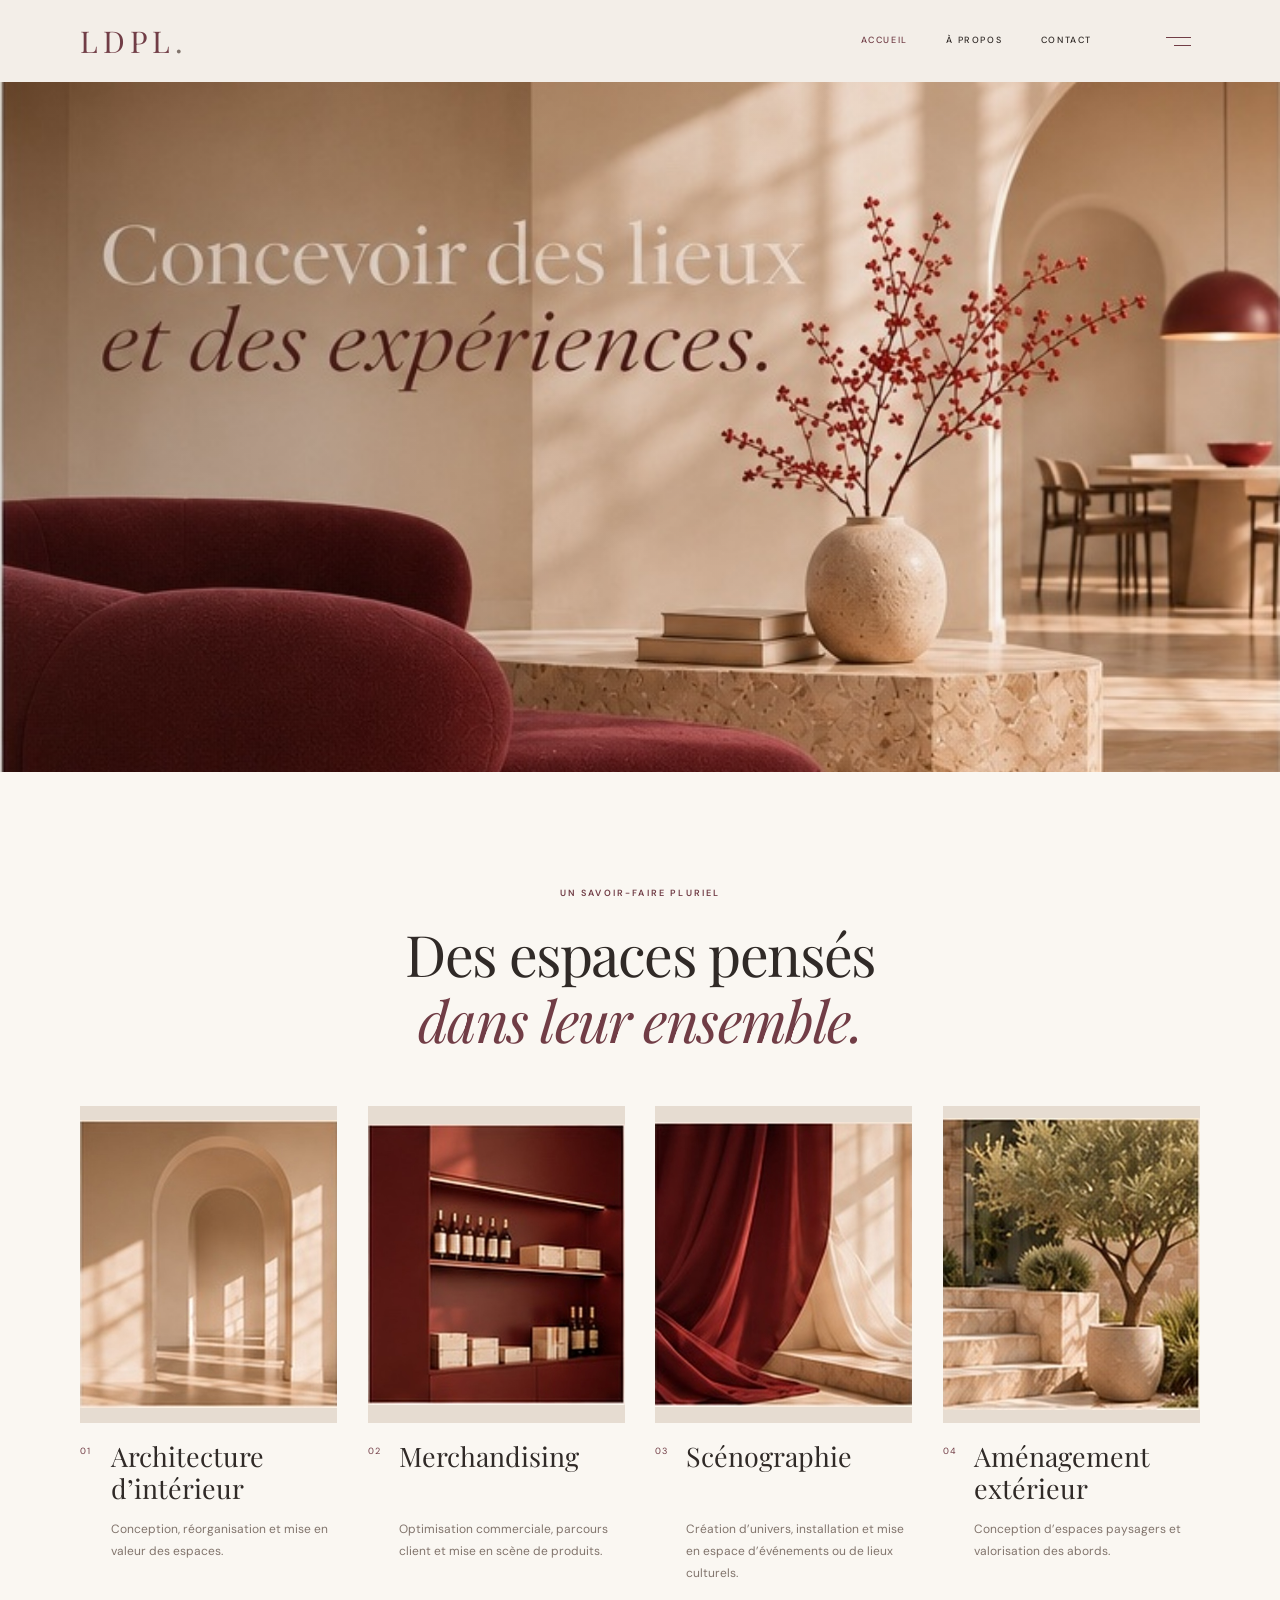
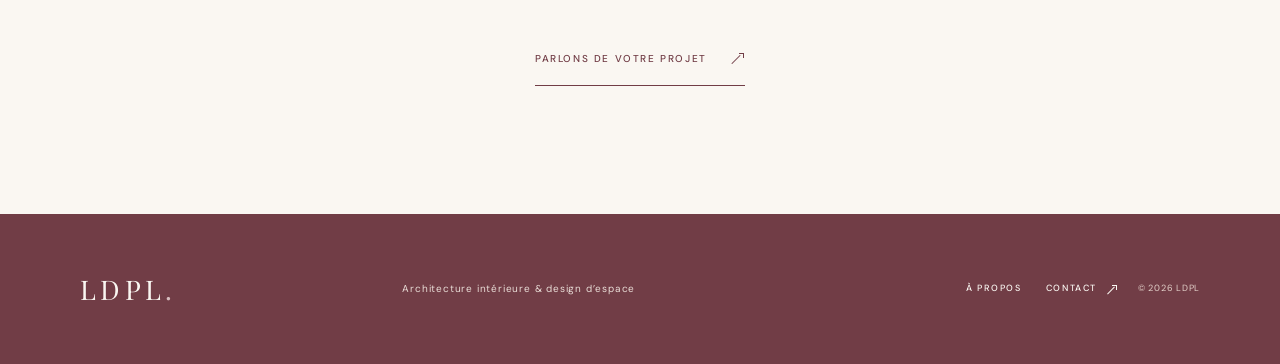
<file: index.html>
<!doctype html>
<html lang="fr">
<head>
  <meta charset="utf-8">
  <meta name="viewport" content="width=device-width, initial-scale=1">
  <meta name="theme-color" content="#f3eee8">
  <meta name="description" content="LDPL — Architecture intérieure, design d’espace, merchandising, scénographie et aménagement extérieur.">
  <title>LDPL — Architecture intérieure & design d’espace</title>
  <link rel="preconnect" href="https://fonts.googleapis.com">
  <link rel="preconnect" href="https://fonts.gstatic.com" crossorigin>
  <link href="https://fonts.googleapis.com/css2?family=DM+Sans:wght@400;500;600&family=Playfair+Display:ital,wght@0,400;0,500;1,400&display=swap" rel="stylesheet">
  <link rel="stylesheet" href="style.css">
  <script src="script.js" defer></script>
</head>
<body>
  <header class="site-header">
    <a class="wordmark" href="index.html" aria-label="LDPL, accueil">LDPL<span>.</span></a>
    <nav class="desktop-nav" aria-label="Navigation principale">
      <a href="index.html" aria-current="page">Accueil</a>
      <a href="a-propos.html">À propos</a>
      <a href="contact.html">Contact</a>
    </nav>
    <button class="menu-toggle" type="button" aria-label="Ouvrir le menu" aria-expanded="false" aria-controls="site-menu"><span></span><span></span></button>
  </header>
  <div class="menu-overlay" id="site-menu" hidden>
    <button class="menu-close" type="button" aria-label="Fermer le menu"><span></span><span></span></button>
    <a class="menu-brand" href="index.html">LDPL<span>.</span></a>
    <nav class="overlay-nav" aria-label="Menu principal">
      <a href="index.html" aria-current="page">Accueil</a>
      <a href="a-propos.html">À propos</a>
      <a href="contact.html">Contact</a>
    </nav>
    <p class="menu-note">Architecture intérieure · Design d’espace</p>
  </div>
  <main>
    <section class="home-hero" aria-labelledby="hero-title">
      <img class="hero-image" src="accueil-hero.jpg" alt="Photographie de la maquette LDPL : intérieur contemporain aux tons chauds et matières naturelles, avec le titre Concevoir des lieux et des expériences intégré au visuel." fetchpriority="high">
      <div class="hero-shade" aria-hidden="true"></div>
      <h1 class="visually-hidden" id="hero-title">Concevoir des lieux et des expériences.</h1>
    </section>
    <section class="expertise-section" id="expertises" aria-labelledby="expertise-title">
      <div class="section-intro"><p class="eyebrow">UN SAVOIR-FAIRE PLURIEL</p><h2 id="expertise-title">Des espaces pensés<br><em>dans leur ensemble.</em></h2></div>
      <div class="expertise-grid">
        <article class="expertise-card"><div class="expertise-image"><img src="architecture-interieur.jpg" alt="Espace intérieur aux matières naturelles" loading="lazy"></div><div class="card-copy"><span class="card-number">01</span><h3>Architecture<br>d’intérieur</h3><p>Conception, réorganisation et mise en valeur des espaces.</p></div></article>
        <article class="expertise-card"><div class="expertise-image"><img src="merchandising.jpg" alt="Mise en scène soignée d’un espace commercial" loading="lazy"></div><div class="card-copy"><span class="card-number">02</span><h3>Merchandising</h3><p>Optimisation commerciale, parcours client et mise en scène de produits.</p></div></article>
        <article class="expertise-card"><div class="expertise-image"><img src="scenographie.jpg" alt="Composition scénographique dans un lieu culturel" loading="lazy"></div><div class="card-copy"><span class="card-number">03</span><h3>Scénographie</h3><p>Création d’univers, installation et mise en espace d’événements ou de lieux culturels.</p></div></article>
        <article class="expertise-card"><div class="expertise-image"><img src="amenagement-exterieur.jpg" alt="Aménagement paysager aux lignes sobres" loading="lazy"></div><div class="card-copy"><span class="card-number">04</span><h3>Aménagement<br>extérieur</h3><p>Conception d’espaces paysagers et valorisation des abords.</p></div></article>
      </div>
      <a class="project-cta" href="contact.html">Parlons de votre projet <span class="arrow-icon" aria-hidden="true"></span></a>
    </section>
  </main>
  <footer class="site-footer"><a class="footer-mark" href="index.html">LDPL<span>.</span></a><p>Architecture intérieure & design d’espace</p><nav class="footer-nav" aria-label="Liens de pied de page"><a href="a-propos.html">À propos</a><a href="contact.html">Contact <span class="arrow-icon" aria-hidden="true"></span></a></nav><small>© <span data-year></span> LDPL</small></footer>
</body>
</html>
</file>
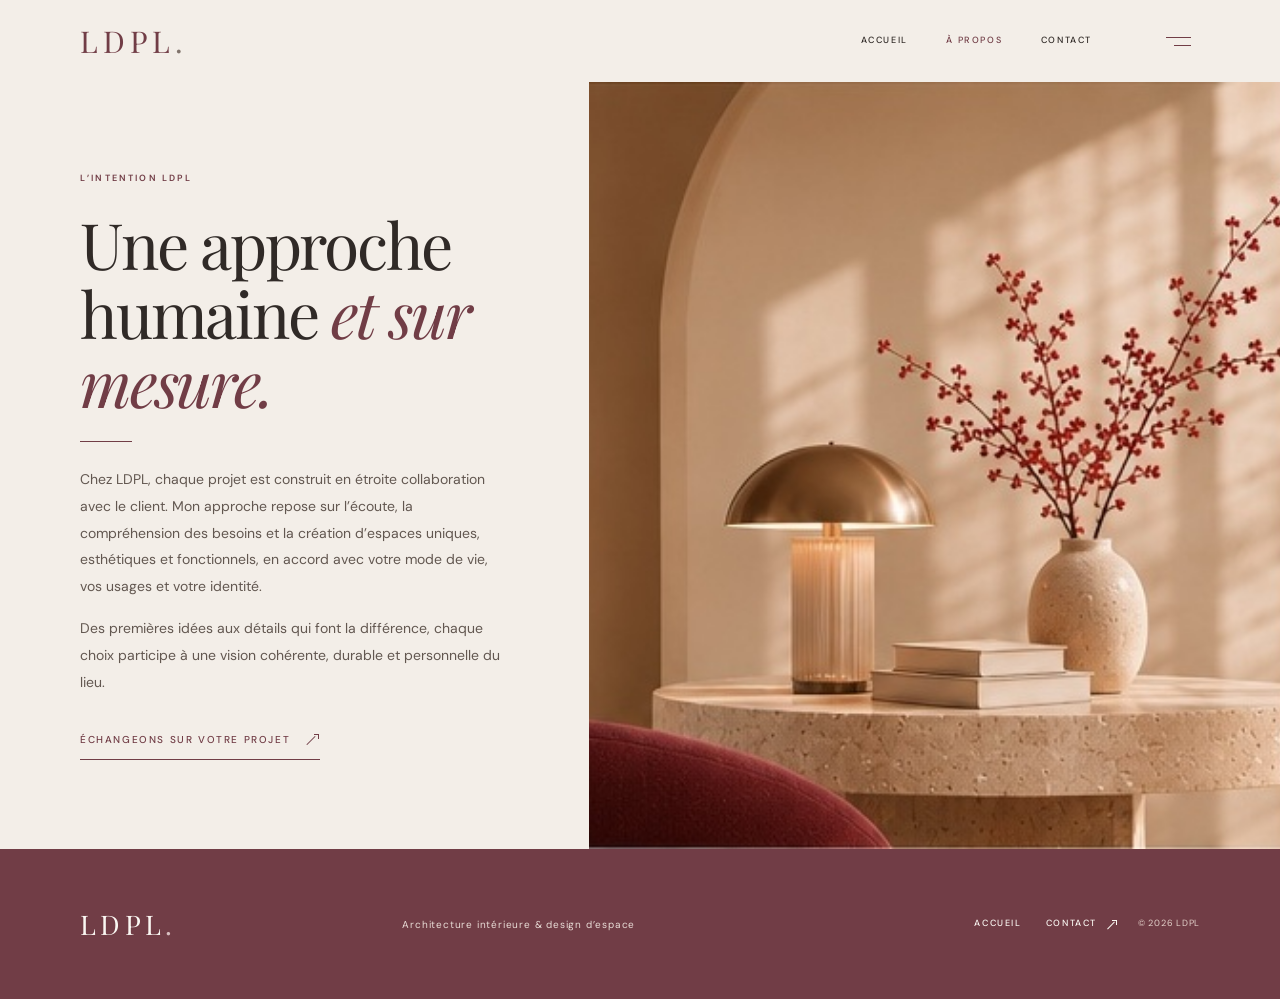
<file: a-propos.html>
<!doctype html>
<html lang="fr">
<head>
  <meta charset="utf-8">
  <meta name="viewport" content="width=device-width, initial-scale=1">
  <meta name="theme-color" content="#f3eee8">
  <meta name="description" content="Découvrez l’approche humaine et sur mesure de LDPL en architecture intérieure et design d’espace.">
  <title>À propos — LDPL</title>
  <link rel="preconnect" href="https://fonts.googleapis.com"><link rel="preconnect" href="https://fonts.gstatic.com" crossorigin>
  <link href="https://fonts.googleapis.com/css2?family=DM+Sans:wght@400;500;600&family=Playfair+Display:ital,wght@0,400;0,500;1,400&display=swap" rel="stylesheet">
  <link rel="stylesheet" href="style.css"><script src="script.js" defer></script>
</head>
<body>
  <header class="site-header"><a class="wordmark" href="index.html" aria-label="LDPL, accueil">LDPL<span>.</span></a><nav class="desktop-nav" aria-label="Navigation principale"><a href="index.html">Accueil</a><a href="a-propos.html" aria-current="page">À propos</a><a href="contact.html">Contact</a></nav><button class="menu-toggle" type="button" aria-label="Ouvrir le menu" aria-expanded="false" aria-controls="site-menu"><span></span><span></span></button></header>
  <div class="menu-overlay" id="site-menu" hidden><button class="menu-close" type="button" aria-label="Fermer le menu"><span></span><span></span></button><a class="menu-brand" href="index.html">LDPL<span>.</span></a><nav class="overlay-nav" aria-label="Menu principal"><a href="index.html">Accueil</a><a href="a-propos.html" aria-current="page">À propos</a><a href="contact.html">Contact</a></nav><p class="menu-note">Architecture intérieure · Design d’espace</p></div>
  <main class="editorial-page">
    <section class="about-layout" aria-labelledby="about-title">
      <div class="about-content"><p class="eyebrow">L’INTENTION LDPL</p><h1 id="about-title">Une approche<br>humaine <em>et sur mesure.</em></h1><span class="fine-rule" aria-hidden="true"></span><p>Chez LDPL, chaque projet est construit en étroite collaboration avec le client. Mon approche repose sur l’écoute, la compréhension des besoins et la création d’espaces uniques, esthétiques et fonctionnels, en accord avec votre mode de vie, vos usages et votre identité.</p><p>Des premières idées aux détails qui font la différence, chaque choix participe à une vision cohérente, durable et personnelle du lieu.</p><a class="text-link dark-link" href="contact.html">Échangeons sur votre projet <span class="arrow-icon" aria-hidden="true"></span></a></div>
      <figure class="about-image"><img src="a-propos.jpg" alt="Lumière naturelle sur une composition de matières et d’objets sculpturaux" fetchpriority="high"></figure>
    </section>
  </main>
  <footer class="site-footer"><a class="footer-mark" href="index.html">LDPL<span>.</span></a><p>Architecture intérieure & design d’espace</p><nav class="footer-nav" aria-label="Liens de pied de page"><a href="index.html">Accueil</a><a href="contact.html">Contact <span class="arrow-icon" aria-hidden="true"></span></a></nav><small>© <span data-year></span> LDPL</small></footer>
</body>
</html>
</file>
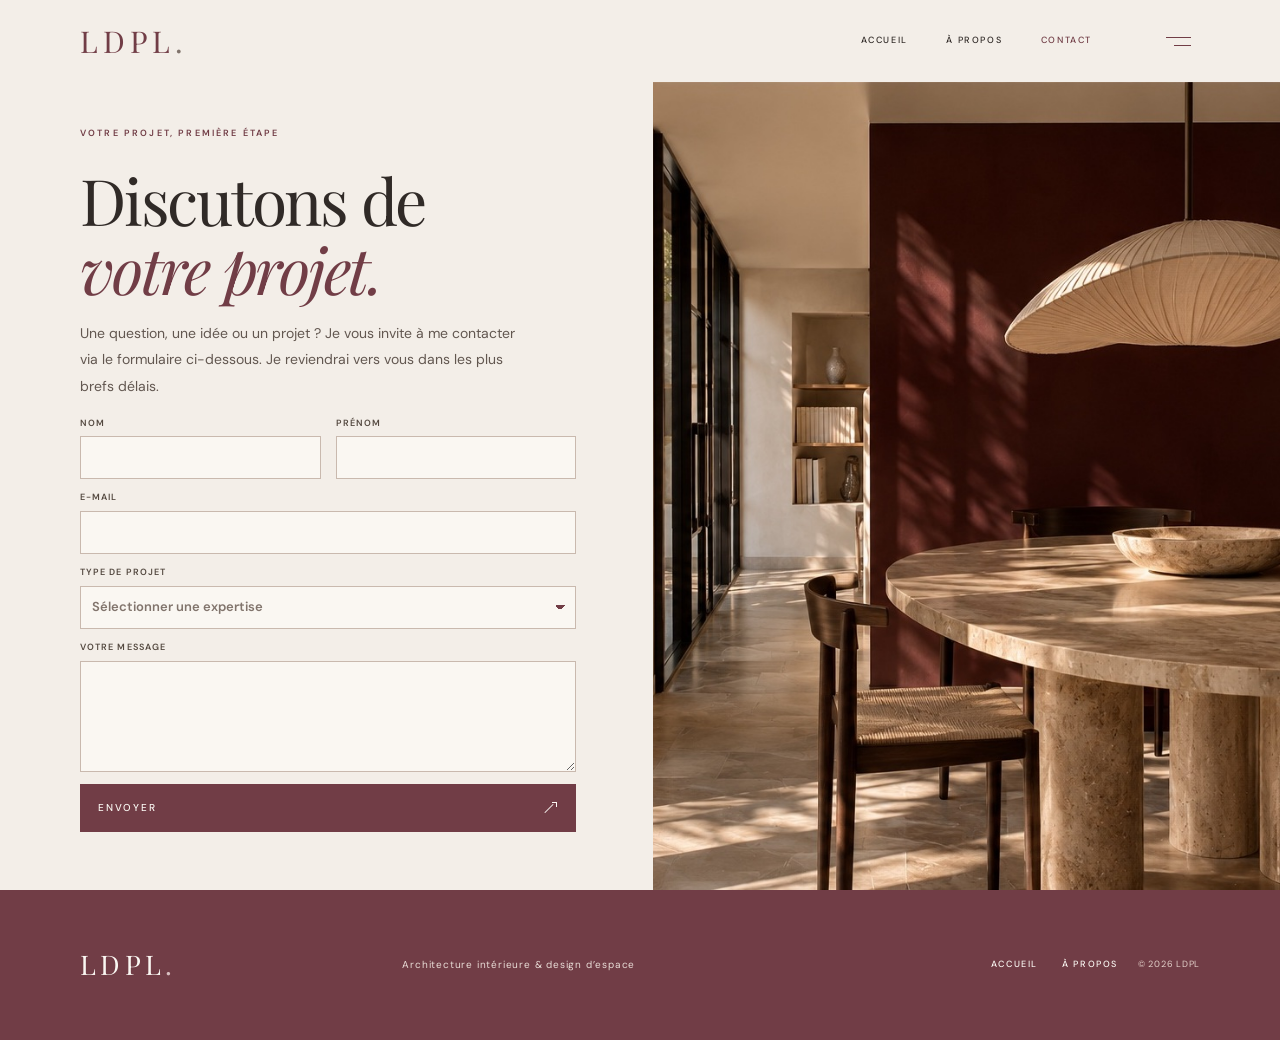
<file: contact.html>
<!doctype html>
<html lang="fr">
<head>
  <meta charset="utf-8">
  <meta name="viewport" content="width=device-width, initial-scale=1">
  <meta name="theme-color" content="#f3eee8">
  <meta name="description" content="Contactez LDPL pour parler de votre projet d’architecture intérieure et de design d’espace.">
  <title>Contact — LDPL</title>
  <link rel="preconnect" href="https://fonts.googleapis.com"><link rel="preconnect" href="https://fonts.gstatic.com" crossorigin>
  <link href="https://fonts.googleapis.com/css2?family=DM+Sans:wght@400;500;600&family=Playfair+Display:ital,wght@0,400;0,500;1,400&display=swap" rel="stylesheet">
  <link rel="stylesheet" href="style.css"><script src="script.js" defer></script>
</head>
<body>
  <header class="site-header"><a class="wordmark" href="index.html" aria-label="LDPL, accueil">LDPL<span>.</span></a><nav class="desktop-nav" aria-label="Navigation principale"><a href="index.html">Accueil</a><a href="a-propos.html">À propos</a><a href="contact.html" aria-current="page">Contact</a></nav><button class="menu-toggle" type="button" aria-label="Ouvrir le menu" aria-expanded="false" aria-controls="site-menu"><span></span><span></span></button></header>
  <div class="menu-overlay" id="site-menu" hidden><button class="menu-close" type="button" aria-label="Fermer le menu"><span></span><span></span></button><a class="menu-brand" href="index.html">LDPL<span>.</span></a><nav class="overlay-nav" aria-label="Menu principal"><a href="index.html">Accueil</a><a href="a-propos.html">À propos</a><a href="contact.html" aria-current="page">Contact</a></nav><p class="menu-note">Architecture intérieure · Design d’espace</p></div>
  <main class="contact-page">
    <section class="contact-layout" aria-labelledby="contact-title">
      <div class="contact-content"><p class="eyebrow">VOTRE PROJET, PREMIÈRE ÉTAPE</p><h1 id="contact-title">Discutons de<br><em>votre projet.</em></h1><p class="contact-intro">Une question, une idée ou un projet ? Je vous invite à me contacter via le formulaire ci-dessous. Je reviendrai vers vous dans les plus brefs délais.</p>
        <form class="contact-form" data-contact-form data-endpoint="" method="post">
          <div class="form-row"><label>Nom<input name="nom" autocomplete="family-name" required></label><label>Prénom<input name="prenom" autocomplete="given-name" required></label></div>
          <label>E-mail<input type="email" name="email" autocomplete="email" required></label>
          <label>Type de projet<select name="type-projet" required><option value="" selected disabled>Sélectionner une expertise</option><option>Architecture d’intérieur</option><option>Merchandising</option><option>Scénographie</option><option>Aménagement extérieur</option><option>Autre demande</option></select></label>
          <label>Votre message<textarea name="message" rows="4" required></textarea></label>
          <button class="submit-button" type="submit">Envoyer <span class="arrow-icon" aria-hidden="true"></span></button>
          <p class="form-status" role="status" aria-live="polite" hidden></p>
        </form>
      </div>
      <figure class="contact-image"><img src="contact.jpg" alt="Intérieur chaleureux aux textures minérales, éclairé par la lumière naturelle" fetchpriority="high"></figure>
    </section>
  </main>
  <footer class="site-footer"><a class="footer-mark" href="index.html">LDPL<span>.</span></a><p>Architecture intérieure & design d’espace</p><nav class="footer-nav" aria-label="Liens de pied de page"><a href="index.html">Accueil</a><a href="a-propos.html">À propos</a></nav><small>© <span data-year></span> LDPL</small></footer>
</body>
</html>
</file>
<file: style.css>
:root {
  --cream: #f3eee8;
  --ivory: #faf7f2;
  --beige: #e6dcd1;
  --burgundy: #713d46;
  --ink: #302a27;
  --taupe: #81746c;
  --serif: 'Playfair Display', Georgia, serif;
  --sans: 'DM Sans', Arial, sans-serif;
  --gutter: clamp(22px, 6.25vw, 96px);
}

*, *::before, *::after { box-sizing: border-box; }
html { min-width: 320px; scroll-behavior: smooth; scroll-padding-top: 20px; }
body { margin: 0; max-width: 100%; overflow-x: clip; background: var(--ivory); color: var(--ink); font-family: var(--sans); font-size: 15px; line-height: 1.75; -webkit-font-smoothing: antialiased; }
body.menu-open { overflow: hidden; }
a { color: inherit; text-decoration: none; }
button, input, select, textarea { font: inherit; }
button, a { -webkit-tap-highlight-color: transparent; }
img { display: block; max-width: 100%; }
h1, h2, h3, p, figure { margin-top: 0; }
.visually-hidden { position: absolute; width: 1px; height: 1px; padding: 0; margin: -1px; overflow: hidden; clip: rect(0, 0, 0, 0); white-space: nowrap; border: 0; }

.site-header { height: 82px; padding: 0 var(--gutter); display: flex; align-items: center; justify-content: space-between; background: var(--cream); position: relative; z-index: 5; }
.wordmark, .footer-mark, .menu-brand { font-family: var(--serif); font-size: 30px; letter-spacing: .16em; line-height: 1; color: var(--burgundy); }
.wordmark span, .footer-mark span, .menu-brand span { color: var(--taupe); }
.desktop-nav { display: flex; gap: clamp(15px, 3vw, 40px); margin-left: auto; margin-right: clamp(24px, 5vw, 75px); }
.desktop-nav a, .footer-nav a { font-size: 9px; font-weight: 500; letter-spacing: .18em; text-transform: uppercase; transition: color .2s ease; }
.desktop-nav a:hover, .desktop-nav a[aria-current="page"] { color: var(--burgundy); }
.menu-toggle { width: 44px; height: 44px; border: 0; background: transparent; display: grid; align-content: center; justify-items: end; gap: 7px; cursor: pointer; padding: 9px; }
.menu-toggle span { width: 25px; height: 1px; background: var(--burgundy); }
.menu-toggle span:last-child { width: 17px; }

.home-hero { position: relative; height: min(690px, 76vw); min-height: 520px; max-height: 760px; overflow: hidden; background: var(--beige); color: var(--ivory); }
.hero-image { position: absolute; inset: 0; width: 100%; height: 100%; object-fit: cover; object-position: center 55%; }
.hero-shade { position: absolute; inset: 0; background: linear-gradient(90deg, rgba(33,25,23,.18), rgba(33,25,23,.04) 65%, transparent); }

.expertise-section { position: relative; padding: clamp(74px, 9vw, 125px) var(--gutter) clamp(86px, 10vw, 138px); background: var(--ivory); }
.section-intro { text-align: center; margin: 0 auto 54px; }
.eyebrow { margin: 0 0 25px; color: var(--burgundy); font-size: 9px; font-weight: 600; letter-spacing: .24em; line-height: 1.5; text-transform: uppercase; }
.section-intro .eyebrow { margin-bottom: 19px; }
.section-intro h2 { margin-bottom: 0; font: 400 clamp(35px, 4.7vw, 57px)/1.16 var(--serif); letter-spacing: -.025em; }
.section-intro em, .about-content h1 em, .contact-content h1 em { font-weight: 400; color: var(--burgundy); }
.expertise-grid { display: grid; grid-template-columns: repeat(4, minmax(0, 1fr)); gap: clamp(17px, 2.4vw, 36px); }
.expertise-card { min-width: 0; }
.expertise-image { width: 100%; aspect-ratio: 3 / 3.7; display: grid; place-items: center; overflow: hidden; background: var(--beige); }
.expertise-image img { width: auto; height: auto; max-width: 100%; max-height: 100%; object-fit: contain; }
.card-copy { position: relative; padding: 18px 0 0 31px; }
.card-number { position: absolute; left: 0; top: 21px; color: var(--burgundy); font-size: 9px; letter-spacing: .1em; }
.card-copy h3 { min-height: 2.55em; margin-bottom: 10px; font: 400 clamp(21px, 2.1vw, 28px)/1.18 var(--serif); }
.card-copy p { max-width: 275px; margin: 0; color: var(--taupe); font-size: 12px; line-height: 1.8; }
.project-cta { min-height: 54px; width: fit-content; max-width: 100%; margin: 48px auto 0; padding: 12px 0; display: flex; align-items: center; gap: 22px; border-bottom: 1px solid var(--burgundy); color: var(--burgundy); font-size: 10px; font-weight: 500; letter-spacing: .16em; text-transform: uppercase; }
.arrow-icon { position: relative; display: inline-block; flex: 0 0 16px; width: 16px; height: 16px; }
.arrow-icon::before { content: ""; position: absolute; width: 12px; height: 1px; top: 8px; left: 1px; background: currentColor; transform: rotate(-45deg); transform-origin: center; }
.arrow-icon::after { content: ""; position: absolute; width: 5px; height: 5px; top: 2px; right: 1px; border-top: 1px solid currentColor; border-right: 1px solid currentColor; }
.project-cta:hover, .text-link:hover { opacity: .76; }

.site-footer { min-height: 150px; padding: 32px var(--gutter); display: grid; grid-template-columns: 1fr 1.3fr 1fr auto; align-items: center; gap: 20px; background: var(--burgundy); color: var(--ivory); }
.footer-mark { color: var(--ivory); font-size: 27px; }
.footer-mark span { color: #d8bfc0; }
.site-footer p { margin: 0; color: #eaded8; font-size: 10px; letter-spacing: .08em; }
.footer-nav { display: flex; align-items: center; justify-self: end; gap: 24px; }
.footer-nav a { display: inline-flex; align-items: center; gap: 8px; white-space: nowrap; }
.footer-nav a:hover { color: #eaded8; }
.footer-nav .arrow-icon { flex-basis: 13px; width: 13px; height: 13px; }
.footer-nav .arrow-icon::before { width: 10px; top: 7px; }
.footer-nav .arrow-icon::after { top: 2px; }
.site-footer small { font-size: 9px; letter-spacing: .08em; color: #e3d1ca; }

.editorial-page, .contact-page { background: var(--cream); }
.about-layout, .contact-layout { position: relative; min-height: min(760px, calc(100vh - 82px)); display: grid; grid-template-columns: minmax(0, .92fr) minmax(0, 1.08fr); align-items: stretch; }
.about-content, .contact-content { display: flex; flex-direction: column; justify-content: center; padding: clamp(46px, 7vw, 100px) clamp(28px, 6vw, 90px) clamp(56px, 7vw, 100px) var(--gutter); }
.about-content .eyebrow, .contact-content .eyebrow { margin-bottom: 24px; }
.about-content h1, .contact-content h1 { margin: 0 0 25px; font: 400 clamp(42px, 5vw, 66px)/1.08 var(--serif); letter-spacing: -.035em; overflow-wrap: anywhere; }
.fine-rule { display: block; width: 52px; height: 1px; margin: 0 0 24px; background: var(--burgundy); }
.about-content>p:not(.eyebrow), .contact-intro { max-width: 480px; margin: 0 0 16px; color: #625750; font-size: 14px; line-height: 1.9; }
.text-link { min-height: 36px; display: inline-flex; align-items: center; gap: 14px; padding: 8px 0 10px; border-bottom: 1px solid currentColor; font-size: 10px; font-weight: 500; letter-spacing: .16em; text-transform: uppercase; }
.dark-link { align-self: flex-start; margin-top: 12px; color: var(--burgundy); }
.about-image, .contact-image { position: relative; min-width: 0; min-height: 540px; margin: 0; background: var(--beige); overflow: hidden; }
.about-image img, .contact-image img { width: 100%; height: 100%; position: absolute; inset: 0; object-fit: cover; object-position: center; }
.about-image img { object-position: center 48%; }
.contact-image img { object-position: center 48%; }
.contact-layout { grid-template-columns: minmax(0, 1.02fr) minmax(0, .98fr); }
.contact-content { padding-top: 45px; padding-bottom: 58px; }
.contact-content h1 { margin-bottom: 17px; }
.contact-intro { max-width: 440px; margin-bottom: 16px; }
.contact-form { width: 100%; max-width: 500px; display: grid; gap: 11px; }
.contact-form label { display: grid; gap: 5px; color: #544940; font-size: 9px; font-weight: 600; letter-spacing: .12em; text-transform: uppercase; }
.form-row { display: grid; grid-template-columns: 1fr 1fr; gap: 15px; }
.contact-form input, .contact-form select, .contact-form textarea { display: block; width: 100%; min-width: 0; min-height: 43px; padding: 9px 11px; border: 1px solid #c9b9ae; border-radius: 0; background: var(--ivory); color: var(--ink); font-size: 13px; letter-spacing: normal; text-transform: none; outline: none; appearance: none; }
.contact-form select { padding-right: 34px; background-image: linear-gradient(45deg, transparent 50%, var(--burgundy) 50%), linear-gradient(135deg, var(--burgundy) 50%, transparent 50%); background-position: calc(100% - 15px) 18px, calc(100% - 10px) 18px; background-repeat: no-repeat; background-size: 5px 5px, 5px 5px; }
.contact-form textarea { min-height: 76px; resize: vertical; }
.contact-form input:focus, .contact-form select:focus, .contact-form textarea:focus { border-color: var(--burgundy); box-shadow: 0 0 0 2px rgb(113 61 70 / 12%); }
.contact-form select:invalid { color: var(--taupe); }
.submit-button { width: 100%; min-height: 48px; margin-top: 1px; padding: 12px 18px; display: flex; align-items: center; justify-content: space-between; border: 0; background: var(--burgundy); color: var(--ivory); font-size: 10px; font-weight: 500; letter-spacing: .18em; text-transform: uppercase; cursor: pointer; }
.submit-button:hover { background: #5e3038; }
.submit-button:disabled { opacity: .7; cursor: wait; }
.form-status { margin: 0; padding: 10px 12px; border-left: 2px solid var(--burgundy); background: #eee5dc; color: #5e514a; font-size: 11px; line-height: 1.7; }
.form-status[hidden] { display: none; }

.menu-overlay { position: fixed; inset: 0; z-index: 20; padding: clamp(30px, 7vw, 90px) var(--gutter); display: flex; flex-direction: column; justify-content: center; background: var(--burgundy); color: var(--ivory); }
.menu-overlay[hidden] { display: none; }
.menu-close { position: absolute; top: 17px; right: var(--gutter); width: 46px; height: 46px; border: 0; background: transparent; cursor: pointer; }
.menu-close span { position: absolute; left: 10px; top: 22px; width: 26px; height: 1px; background: var(--ivory); transform: rotate(45deg); }
.menu-close span+span { transform: rotate(-45deg); }
.menu-brand { position: absolute; top: 31px; left: var(--gutter); color: var(--ivory); }
.overlay-nav { display: grid; gap: 6px; max-width: 780px; margin-left: clamp(0px, 8vw, 120px); }
.overlay-nav a { width: fit-content; font: 400 clamp(42px, 7vw, 82px)/1.15 var(--serif); letter-spacing: -.03em; }
.overlay-nav a:hover { opacity: .68; }
.overlay-nav a[aria-current="page"] { color: #e4cec7; }
.menu-note { position: absolute; bottom: 25px; left: var(--gutter); margin: 0; color: #e4cec7; font-size: 9px; letter-spacing: .17em; text-transform: uppercase; }
:focus-visible { outline: 2px solid #b9858a; outline-offset: 4px; }

@media (min-width: 1400px) { .home-hero { height: 760px; } .expertise-grid { gap: 38px; } }
@media (max-width: 900px) {
  .desktop-nav { gap: 16px; margin-right: 24px; }
  .desktop-nav a { font-size: 8px; letter-spacing: .14em; }
  .about-layout, .contact-layout { min-height: auto; grid-template-columns: 1fr 1fr; }
  .about-content, .contact-content { padding: 52px 5vw 58px var(--gutter); }
  .about-image, .contact-image { min-height: 540px; }
  .contact-content h1, .about-content h1 { font-size: clamp(40px, 5vw, 55px); }
  .expertise-grid { grid-template-columns: repeat(2, minmax(0, 1fr)); row-gap: 36px; }
  .expertise-image { aspect-ratio: 1 / 1.08; }
  .card-copy h3 { font-size: 26px; }
  .site-footer { grid-template-columns: 1fr 1.1fr auto; row-gap: 12px; }
  .site-footer small { grid-column: 1 / -1; }
}
@media (max-width: 700px) {
  .desktop-nav { display: none; }
  .site-header { height: 72px; }
  .home-hero { height: clamp(500px, 78svh, 690px); min-height: 0; }
  .hero-image { object-position: 61% center; }
  .hero-shade { background: linear-gradient(90deg, rgba(33,25,23,.47), rgba(33,25,23,.12) 90%); }
  .expertise-section { padding: 64px var(--gutter) 88px; }
  .section-intro { margin-bottom: 30px; text-align: left; }
  .section-intro h2 { font-size: clamp(36px, 9.8vw, 43px); }
  .expertise-grid { grid-template-columns: 1fr; gap: 27px; }
  .expertise-image { aspect-ratio: 1.18 / 1; }
  .card-copy { padding: 14px 0 0 28px; }
  .card-number { top: 18px; }
  .card-copy h3 { min-height: 0; margin-bottom: 7px; font-size: 25px; }
  .card-copy p { max-width: 360px; font-size: 12px; }
  .project-cta { min-height: 48px; margin-top: 34px; gap: 15px; font-size: 9px; }
  .site-footer { min-height: 0; padding: 27px var(--gutter) 24px; grid-template-columns: 1fr auto; gap: 12px; }
  .footer-mark { font-size: 24px; }
  .site-footer p { grid-column: 1 / -1; grid-row: 2; font-size: 9px; }
  .footer-nav { grid-column: 1 / -1; grid-row: 3; justify-self: start; gap: 18px; }
  .footer-nav a { font-size: 8px; }
  .site-footer small { grid-column: 2; grid-row: 1; justify-self: end; font-size: 8px; }
  .about-layout, .contact-layout { display: flex; flex-direction: column; min-height: 0; }
  .about-content, .contact-content { order: 1; padding: 44px var(--gutter) 33px; }
  .about-content .eyebrow, .contact-content .eyebrow { margin-bottom: 18px; }
  .about-content h1, .contact-content h1 { margin-bottom: 19px; font-size: clamp(40px, 10.6vw, 52px); }
  .fine-rule { margin-bottom: 18px; }
  .about-content>p:not(.eyebrow), .contact-intro { font-size: 13px; line-height: 1.82; }
  .about-content>p:not(.eyebrow) { margin-bottom: 12px; }
  .dark-link { margin-top: 8px; }
  .about-image, .contact-image { order: 2; width: 100%; min-height: 0; height: clamp(305px, 84vw, 410px); }
  .about-image img, .contact-image img { object-position: center 48%; }
  .contact-content { padding-bottom: 32px; }
  .contact-intro { margin-bottom: 13px; }
  .contact-form { gap: 9px; }
  .form-row { gap: 12px; }
  .contact-form label { gap: 4px; font-size: 8px; }
  .contact-form input, .contact-form select, .contact-form textarea { min-height: 43px; padding: 8px 10px; font-size: 14px; }
  .contact-form textarea { min-height: 78px; }
  .submit-button { min-height: 46px; }
  .form-status { font-size: 10px; }
  .menu-overlay { padding-top: 84px; padding-bottom: 66px; }
  .overlay-nav { margin-left: 0; gap: 6px; }
  .overlay-nav a { font-size: clamp(42px, 11.4vw, 65px); }
}
@media (max-width: 380px) {
  :root { --gutter: 20px; }
  .form-row { grid-template-columns: 1fr; gap: 9px; }
  .contact-content { padding-top: 39px; }
  .expertise-section { padding-top: 56px; }
  .expertise-image { aspect-ratio: 1.08 / 1; }
}
@media (prefers-reduced-motion: reduce) { *, *::before, *::after { scroll-behavior: auto !important; transition: none !important; } }
</file>
